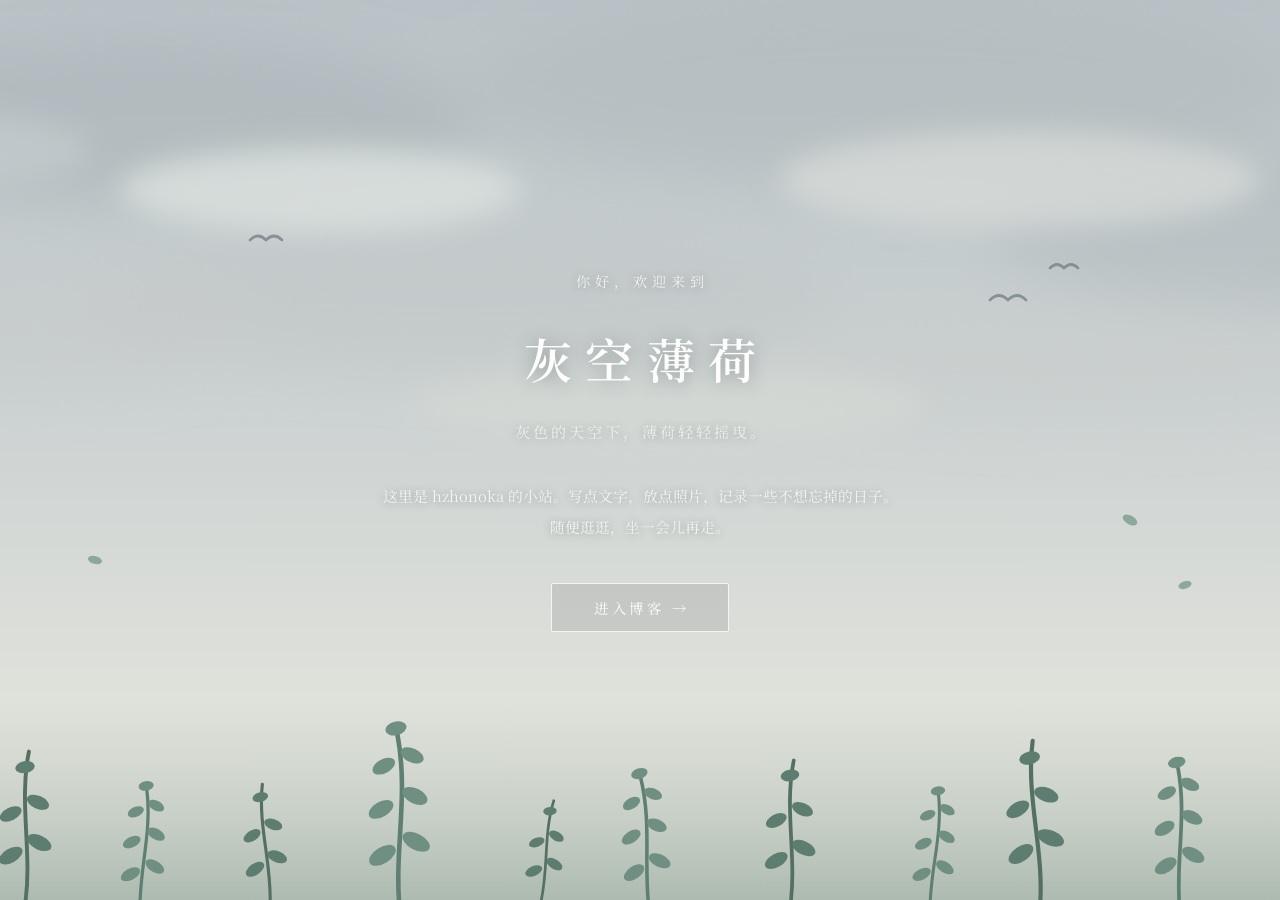
<file: index.html>
<!DOCTYPE html>
<html lang="zh-CN">
<head>
  <meta charset="UTF-8">
  <meta name="viewport" content="width=device-width, initial-scale=1.0">
  <title>灰空薄荷</title>
  <link rel="icon" href="assets/avatar.svg">
  <link rel="stylesheet" href="https://fonts.loli.net/css2?family=Noto+Serif+SC:wght@400;600&display=swap">
  <link rel="stylesheet" href="assets/style.css">
</head>
<body class="landing">
  <main class="landing-hero">
    <div class="landing-inner">
      <p class="landing-hi" id="landing-hi"></p>
      <h1 class="landing-title" id="landing-title"></h1>
      <p class="landing-tagline" id="landing-tagline"></p>
      <p class="landing-welcome" id="landing-welcome"></p>
      <a class="landing-enter" href="moments.html">进入博客 →</a>
    </div>
  </main>

  <script src="data/config.js"></script>
  <script src="assets/main.js"></script>
  <script>
    const cfg = window.SITE_CONFIG || {};
    document.getElementById("landing-hi").textContent = cfg.greeting || "你好，欢迎来到";
    document.getElementById("landing-title").textContent = cfg.siteName || "灰空薄荷";
    document.getElementById("landing-tagline").textContent = cfg.tagline || "";
    document.getElementById("landing-welcome").textContent = cfg.welcome || "";
  </script>
</body>
</html>
</file>
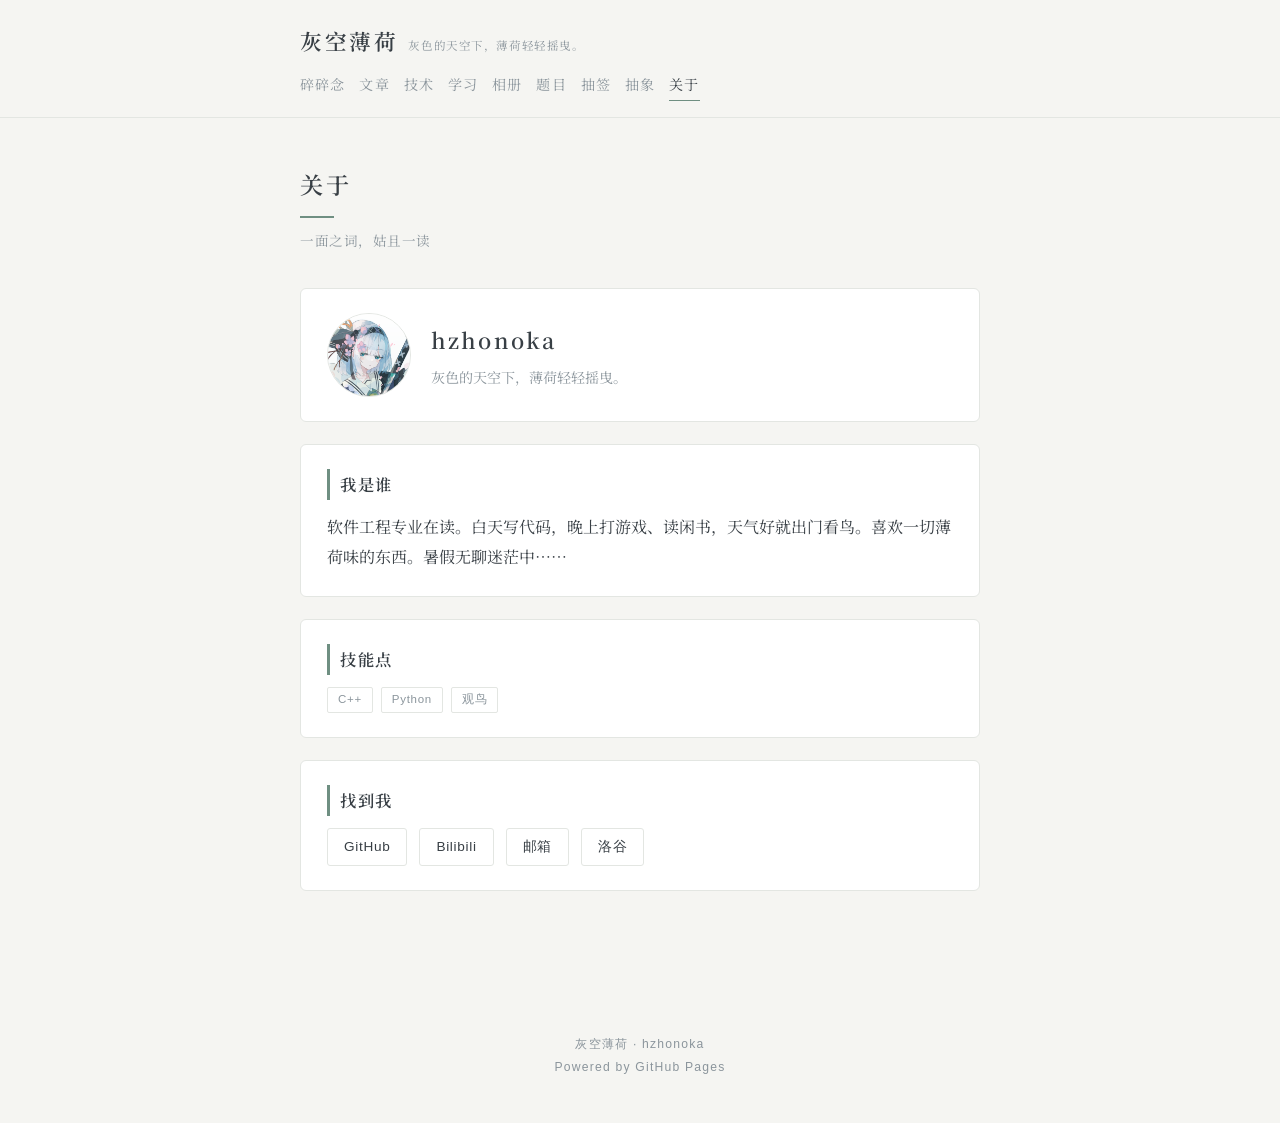
<file: about.html>
<!DOCTYPE html>
<html lang="zh-CN">
<head>
  <meta charset="UTF-8">
  <meta name="viewport" content="width=device-width, initial-scale=1.0">
  <title>灰空薄荷 · 关于我</title>
  <link rel="icon" href="assets/avatar.svg">
  <link rel="stylesheet" href="https://fonts.loli.net/css2?family=Noto+Serif+SC:wght@400;600&display=swap">
  <link rel="stylesheet" href="assets/style.css">
</head>
<body>
  <header class="site-header" id="site-header"></header>

  <main class="container">
    <div class="page-banner">
      <h1>关于</h1>
      <p>一面之词，姑且一读</p>
    </div>

    <!-- 下面的内容全部改成你自己的介绍！ -->
    <div class="card about-hero">
      <img class="avatar" id="about-avatar" src="assets/avatar.svg" alt="avatar">
      <div>
        <h1 id="about-name">hzhonoka</h1>
        <p class="sig">灰色的天空下，薄荷轻轻摇曳。</p>
      </div>
    </div>

    <div class="card about-section">
      <h2>我是谁</h2>
      <p>软件工程专业在读。白天写代码，晚上打游戏、读闲书，天气好就出门看鸟。喜欢一切薄荷味的东西。暑假无聊迷茫中……</p>
    </div>

    <div class="card about-section">
      <h2>技能点</h2>
      <div class="skill-tags">
        <span class="tag">C++</span>
        <span class="tag">Python</span>
        <span class="tag">观鸟</span>
      </div>
    </div>

    <div class="card about-section">
      <h2>找到我</h2>
      <div class="link-list">
        <a class="link-chip" href="https://github.com/hzhonoka" target="_blank">GitHub</a>
        <a class="link-chip" href="https://space.bilibili.com/411190678" target="_blank">Bilibili</a>
        <a class="link-chip" href="mailto:hi@example.com">邮箱</a>
        <a class="link-chip" href="https://www.luogu.com.cn/user/1818783" target="_blank">洛谷</a>
      </div>
    </div>
  </main>

  <footer class="site-footer" id="site-footer"></footer>

  <script src="data/config.js"></script>
  <script src="assets/main.js"></script>
  <script>
    renderHeader("about");
    renderFooter();
    document.getElementById("about-avatar").src = window.SITE_CONFIG.avatar;
    document.getElementById("about-name").textContent = window.SITE_CONFIG.nickname;
  </script>
</body>
</html>
</file>
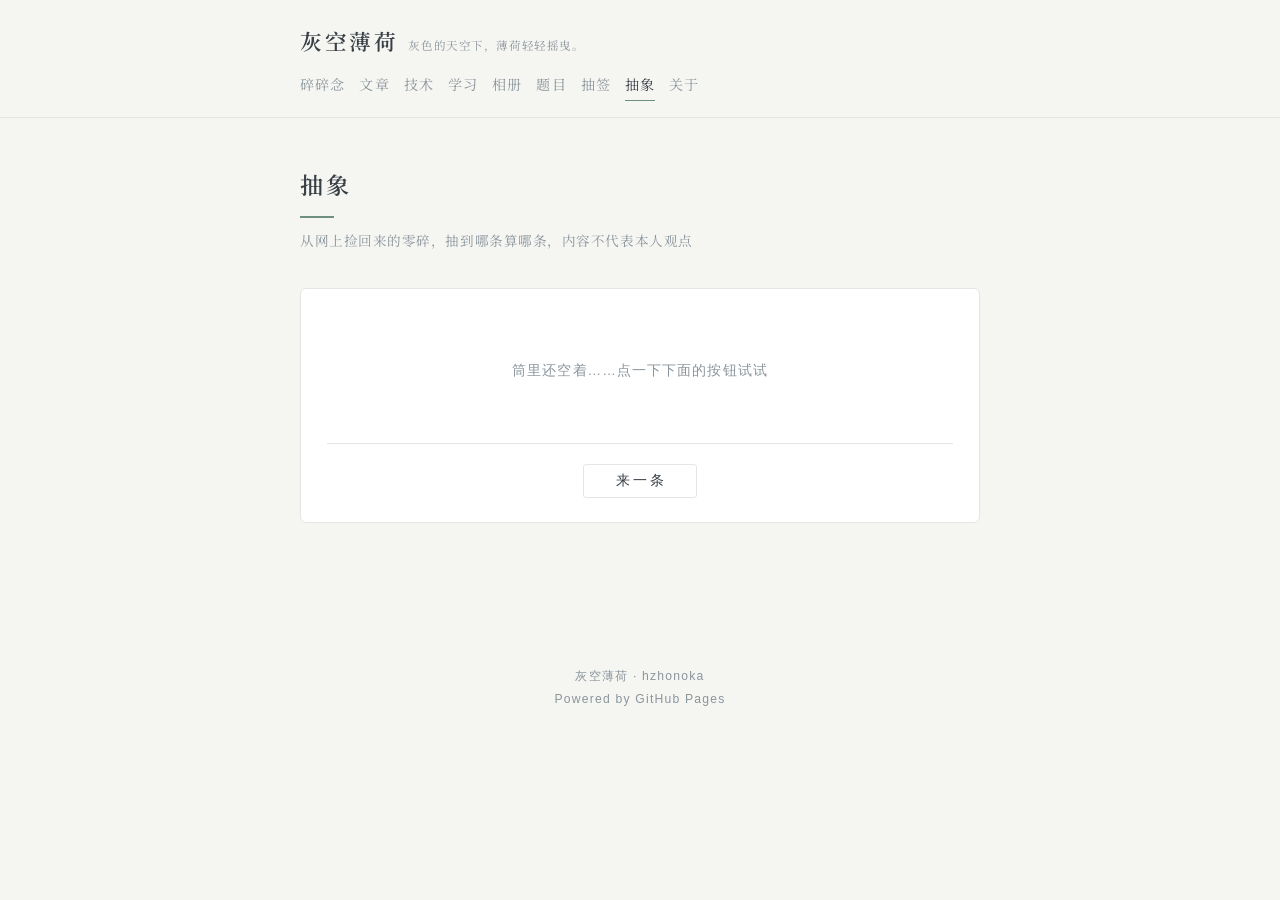
<file: abstract.html>
<!DOCTYPE html>
<html lang="zh-CN">
<head>
  <meta charset="UTF-8">
  <meta name="viewport" content="width=device-width, initial-scale=1.0">
  <title>灰空薄荷 · 抽象</title>
  <link rel="icon" href="assets/avatar.svg">
  <link rel="stylesheet" href="https://fonts.loli.net/css2?family=Noto+Serif+SC:wght@400;600&display=swap">
  <link rel="stylesheet" href="assets/style.css">
</head>
<body>
  <header class="site-header" id="site-header"></header>

  <main class="container">
    <div class="page-banner">
      <h1>抽象</h1>
      <p>从网上捡回来的零碎，抽到哪条算哪条，内容不代表本人观点</p>
    </div>

    <div class="card draw-card">
      <div class="draw-stage" id="draw-stage">
        <p class="draw-hint">筒里还空着……点一下下面的按钮试试</p>
      </div>
      <div class="draw-actions">
        <button class="draw-btn" id="draw-btn">来一条</button>
      </div>
    </div>
  </main>

  <footer class="site-footer" id="site-footer"></footer>

  <script src="data/config.js"></script>
  <script src="data/abstract.js"></script>
  <script src="assets/main.js"></script>
  <script>
    renderHeader("abstract");
    renderFooter();
    initRandomDraw(
      document.getElementById("draw-btn"),
      document.getElementById("draw-stage"),
      window.ABSTRACT_LINES || [],
      "这里还空着。去 data/abstract.js 里贴几条吧。"
    );
  </script>
</body>
</html>
</file>
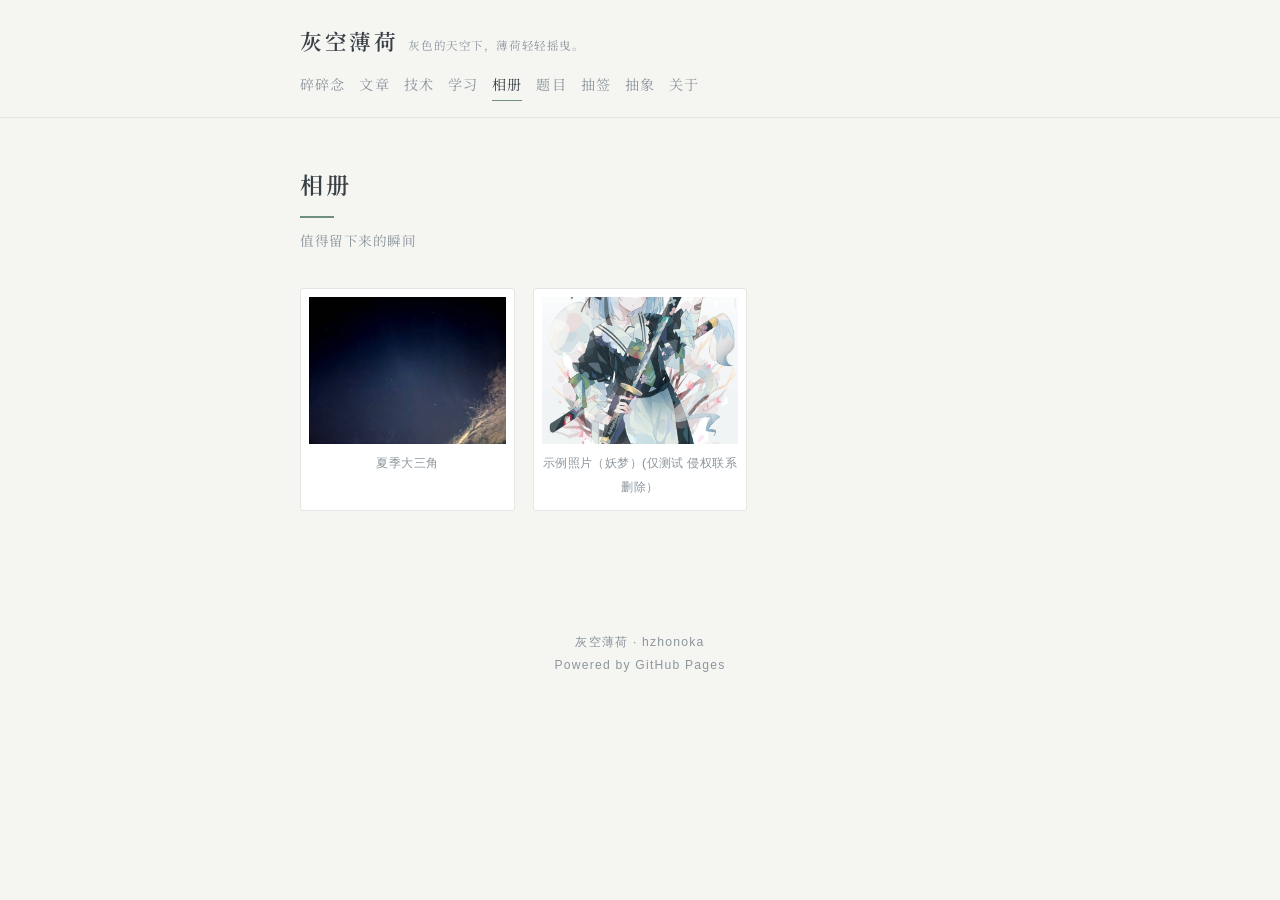
<file: album.html>
<!DOCTYPE html>
<html lang="zh-CN">
<head>
  <meta charset="UTF-8">
  <meta name="viewport" content="width=device-width, initial-scale=1.0">
  <title>灰空薄荷 · 相册</title>
  <link rel="icon" href="assets/avatar.svg">
  <link rel="stylesheet" href="https://fonts.loli.net/css2?family=Noto+Serif+SC:wght@400;600&display=swap">
  <link rel="stylesheet" href="assets/style.css">
</head>
<body>
  <header class="site-header" id="site-header"></header>

  <main class="container">
    <div class="page-banner">
      <h1>相册</h1>
      <p>值得留下来的瞬间</p>
    </div>
    <div class="album-grid" id="album-grid"></div>
  </main>

  <div class="lightbox" id="lightbox"><img id="lightbox-img" alt=""></div>

  <footer class="site-footer" id="site-footer"></footer>

  <script src="data/config.js"></script>
  <script src="data/photos.js"></script>
  <script src="assets/main.js"></script>
  <script>
    renderHeader("album");
    renderFooter();

    const grid = document.getElementById("album-grid");
    const lightbox = document.getElementById("lightbox");
    const lightboxImg = document.getElementById("lightbox-img");

    window.PHOTOS.forEach(function (ph) {
      const div = document.createElement("div");
      div.className = "photo-card";
      div.innerHTML = `<img src="${ph.src}" alt="${ph.caption || ""}" loading="lazy">` +
        (ph.caption ? `<div class="caption">${ph.caption}</div>` : "");
      div.addEventListener("click", function () {
        lightboxImg.src = ph.src;
        lightbox.classList.add("show");
      });
      grid.appendChild(div);
    });

    lightbox.addEventListener("click", () => lightbox.classList.remove("show"));
  </script>
</body>
</html>
</file>
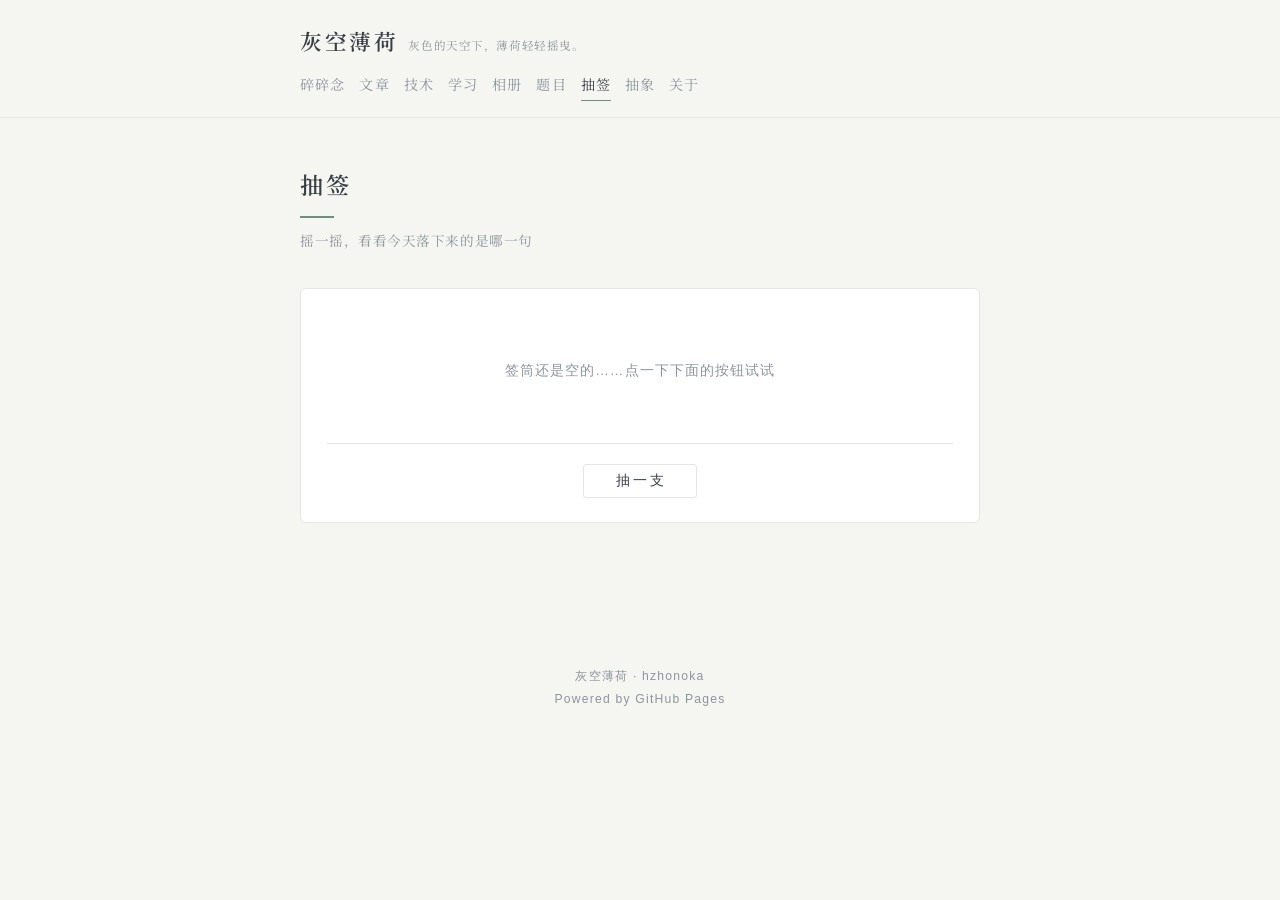
<file: draw.html>
<!DOCTYPE html>
<html lang="zh-CN">
<head>
  <meta charset="UTF-8">
  <meta name="viewport" content="width=device-width, initial-scale=1.0">
  <title>灰空薄荷 · 抽签</title>
  <link rel="icon" href="assets/avatar.svg">
  <link rel="stylesheet" href="https://fonts.loli.net/css2?family=Noto+Serif+SC:wght@400;600&display=swap">
  <link rel="stylesheet" href="assets/style.css">
</head>
<body>
  <header class="site-header" id="site-header"></header>

  <main class="container">
    <div class="page-banner">
      <h1>抽签</h1>
      <p>摇一摇，看看今天落下来的是哪一句</p>
    </div>

    <div class="card draw-card">
      <div class="draw-stage" id="draw-stage">
        <p class="draw-hint">签筒还是空的……点一下下面的按钮试试</p>
      </div>
      <div class="draw-actions">
        <button class="draw-btn" id="draw-btn">抽一支</button>
      </div>
    </div>
  </main>

  <footer class="site-footer" id="site-footer"></footer>

  <script src="data/config.js"></script>
  <script src="data/draw.js"></script>
  <script src="assets/main.js"></script>
  <script>
    renderHeader("draw");
    renderFooter();
    initRandomDraw(
      document.getElementById("draw-btn"),
      document.getElementById("draw-stage"),
      window.DRAW_LINES || [],
      "签筒是空的。去 data/draw.js 里写几句吧。"
    );
  </script>
</body>
</html>
</file>
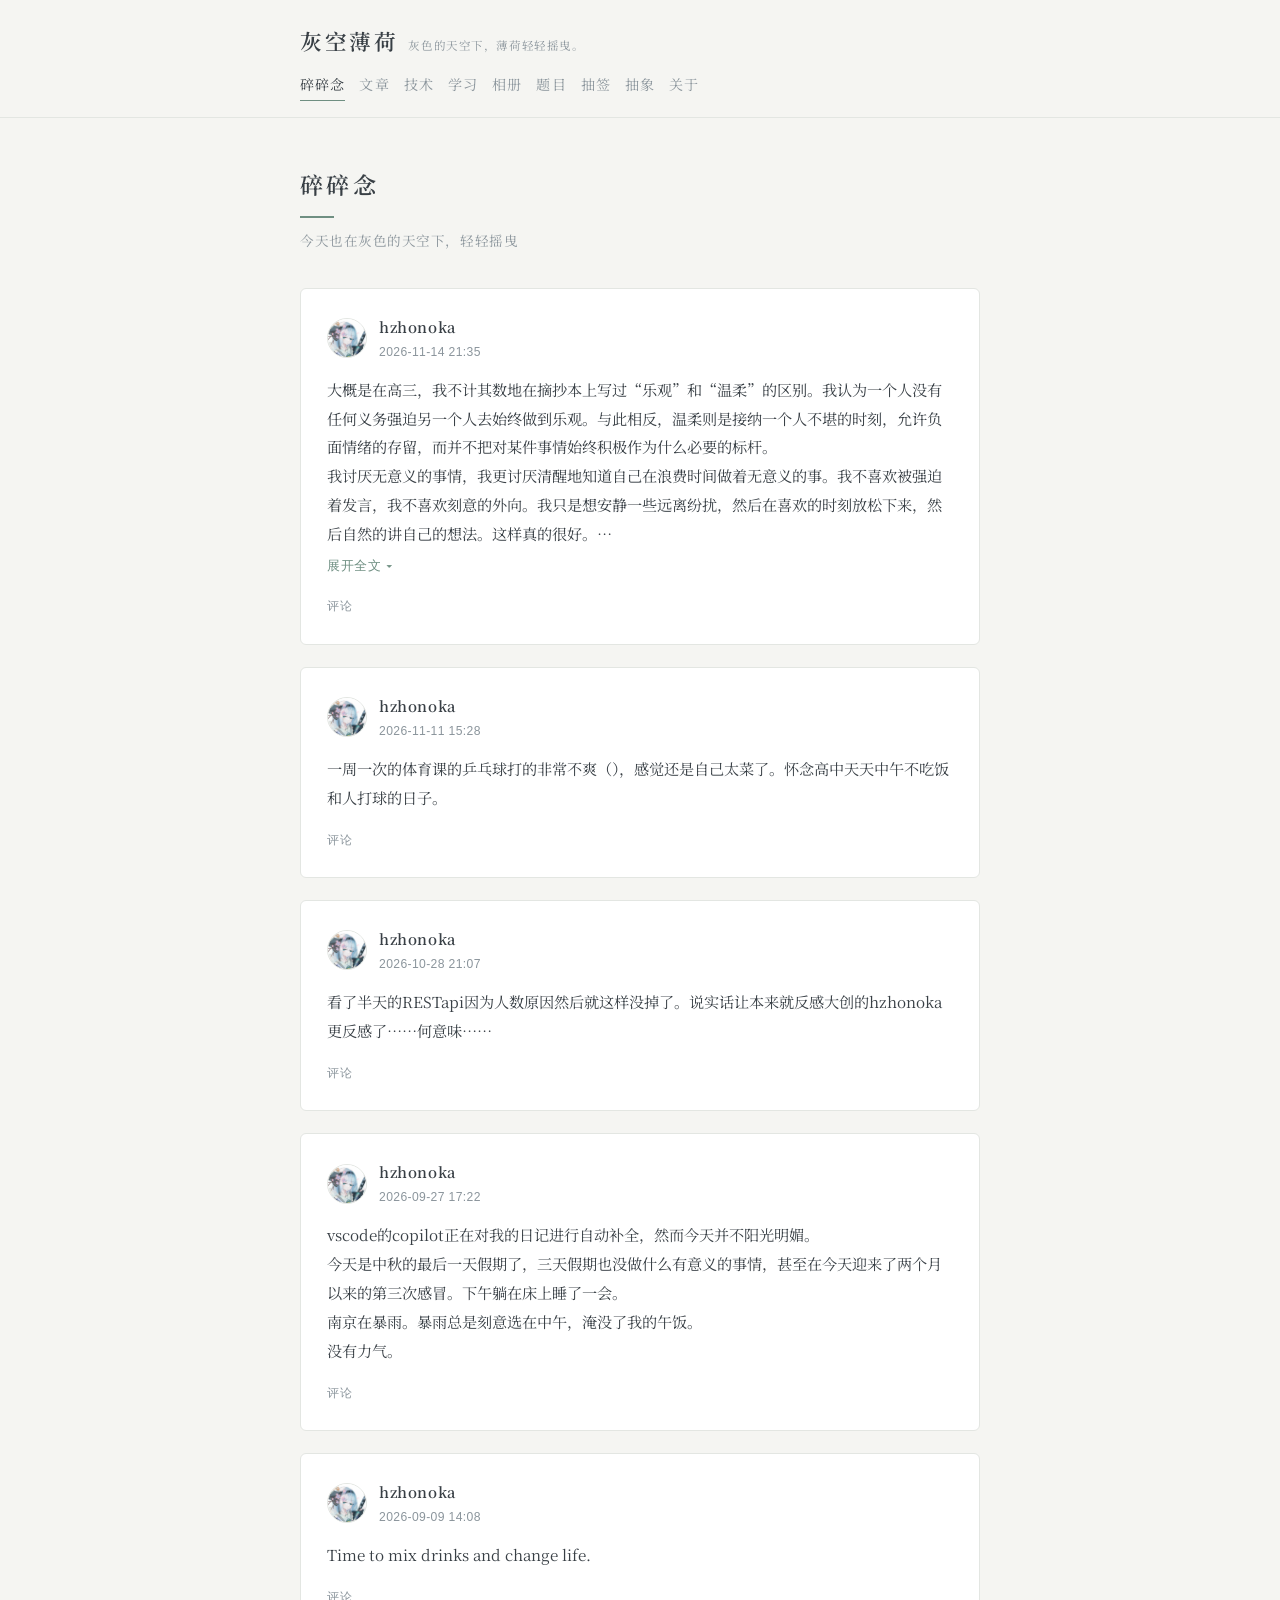
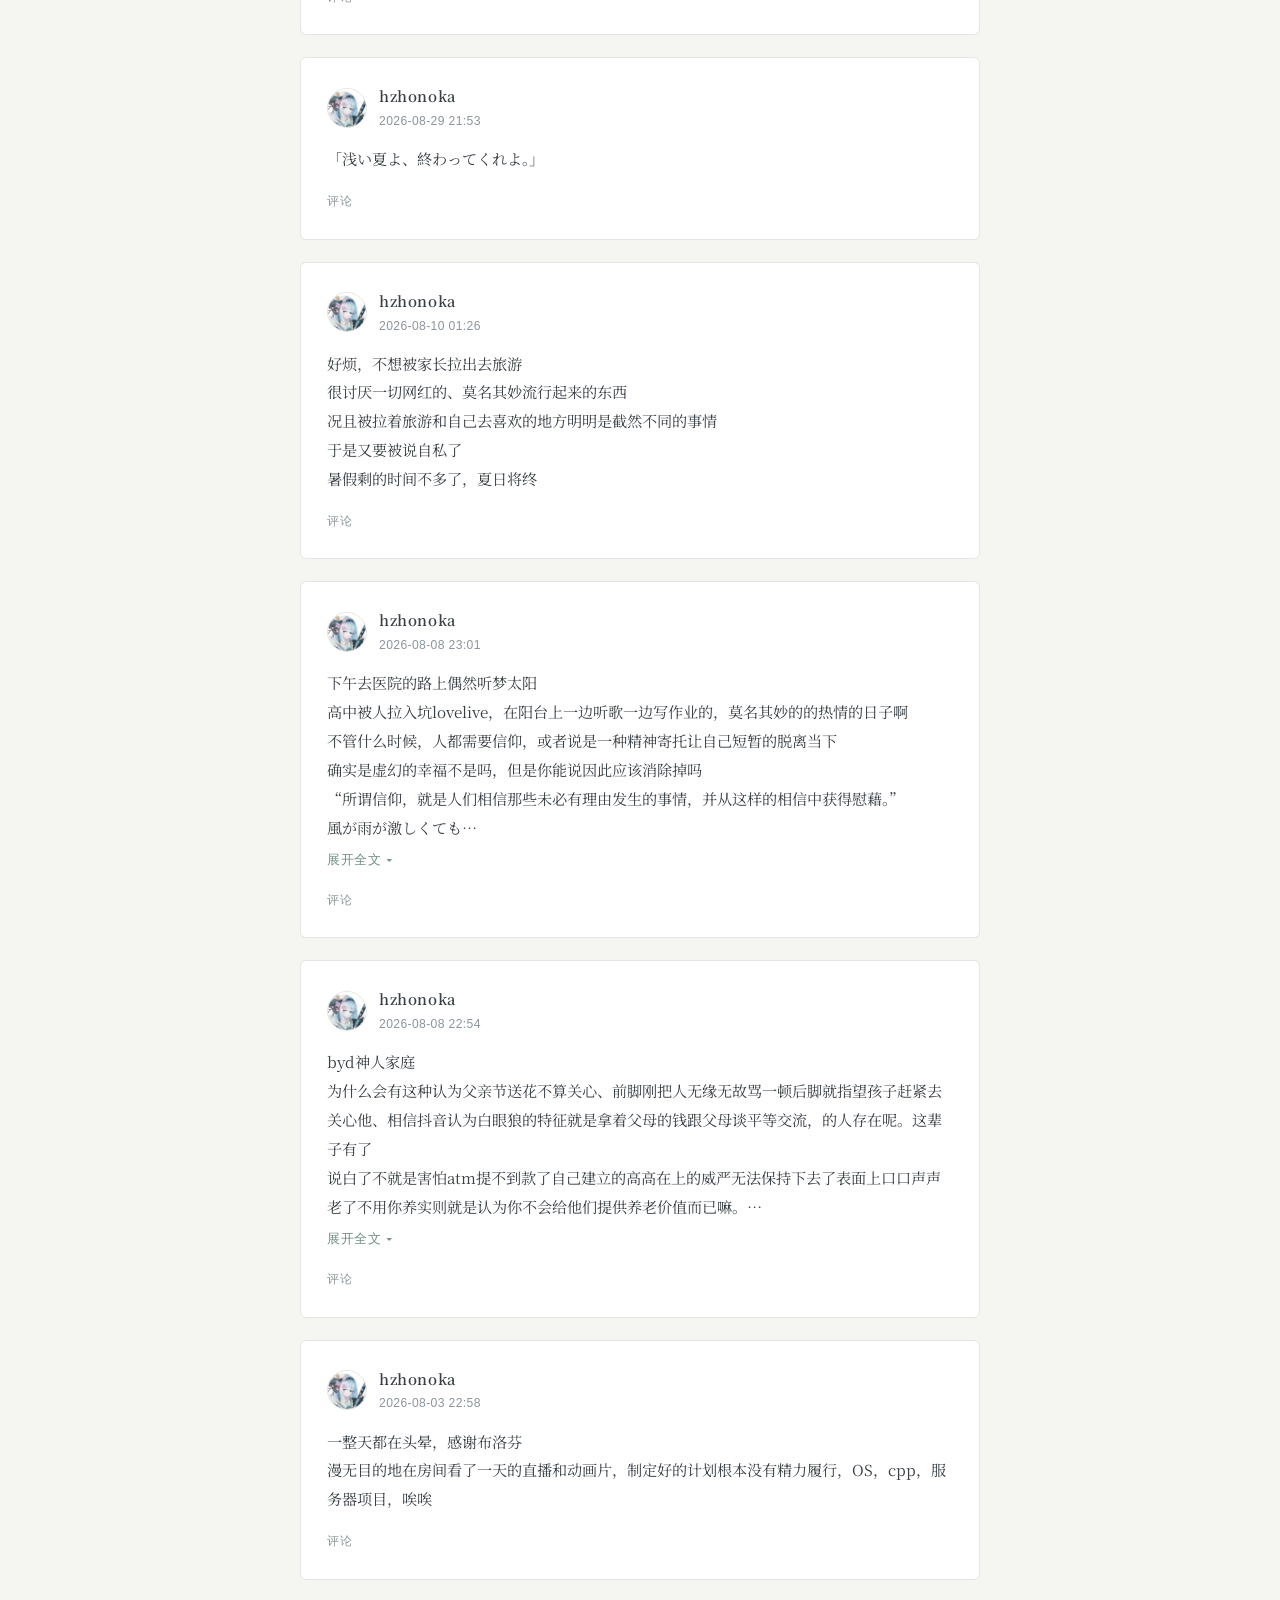
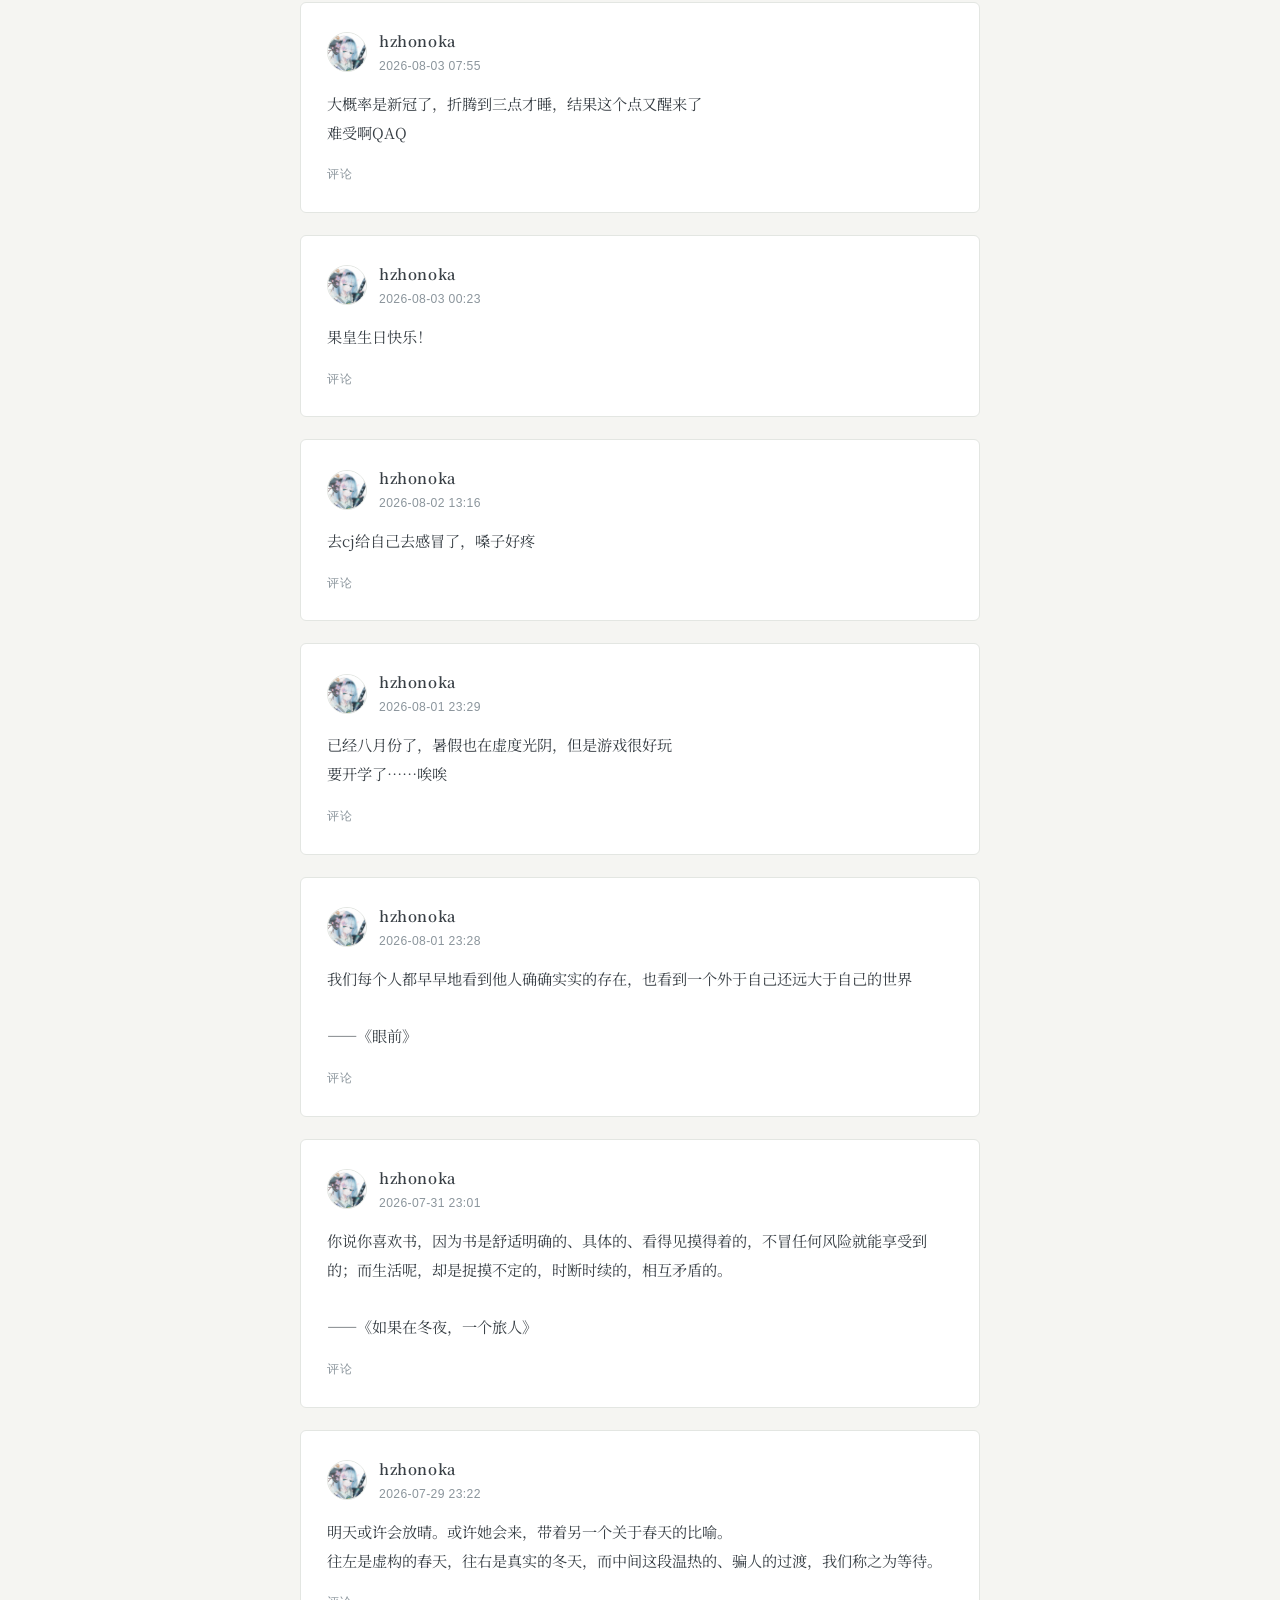
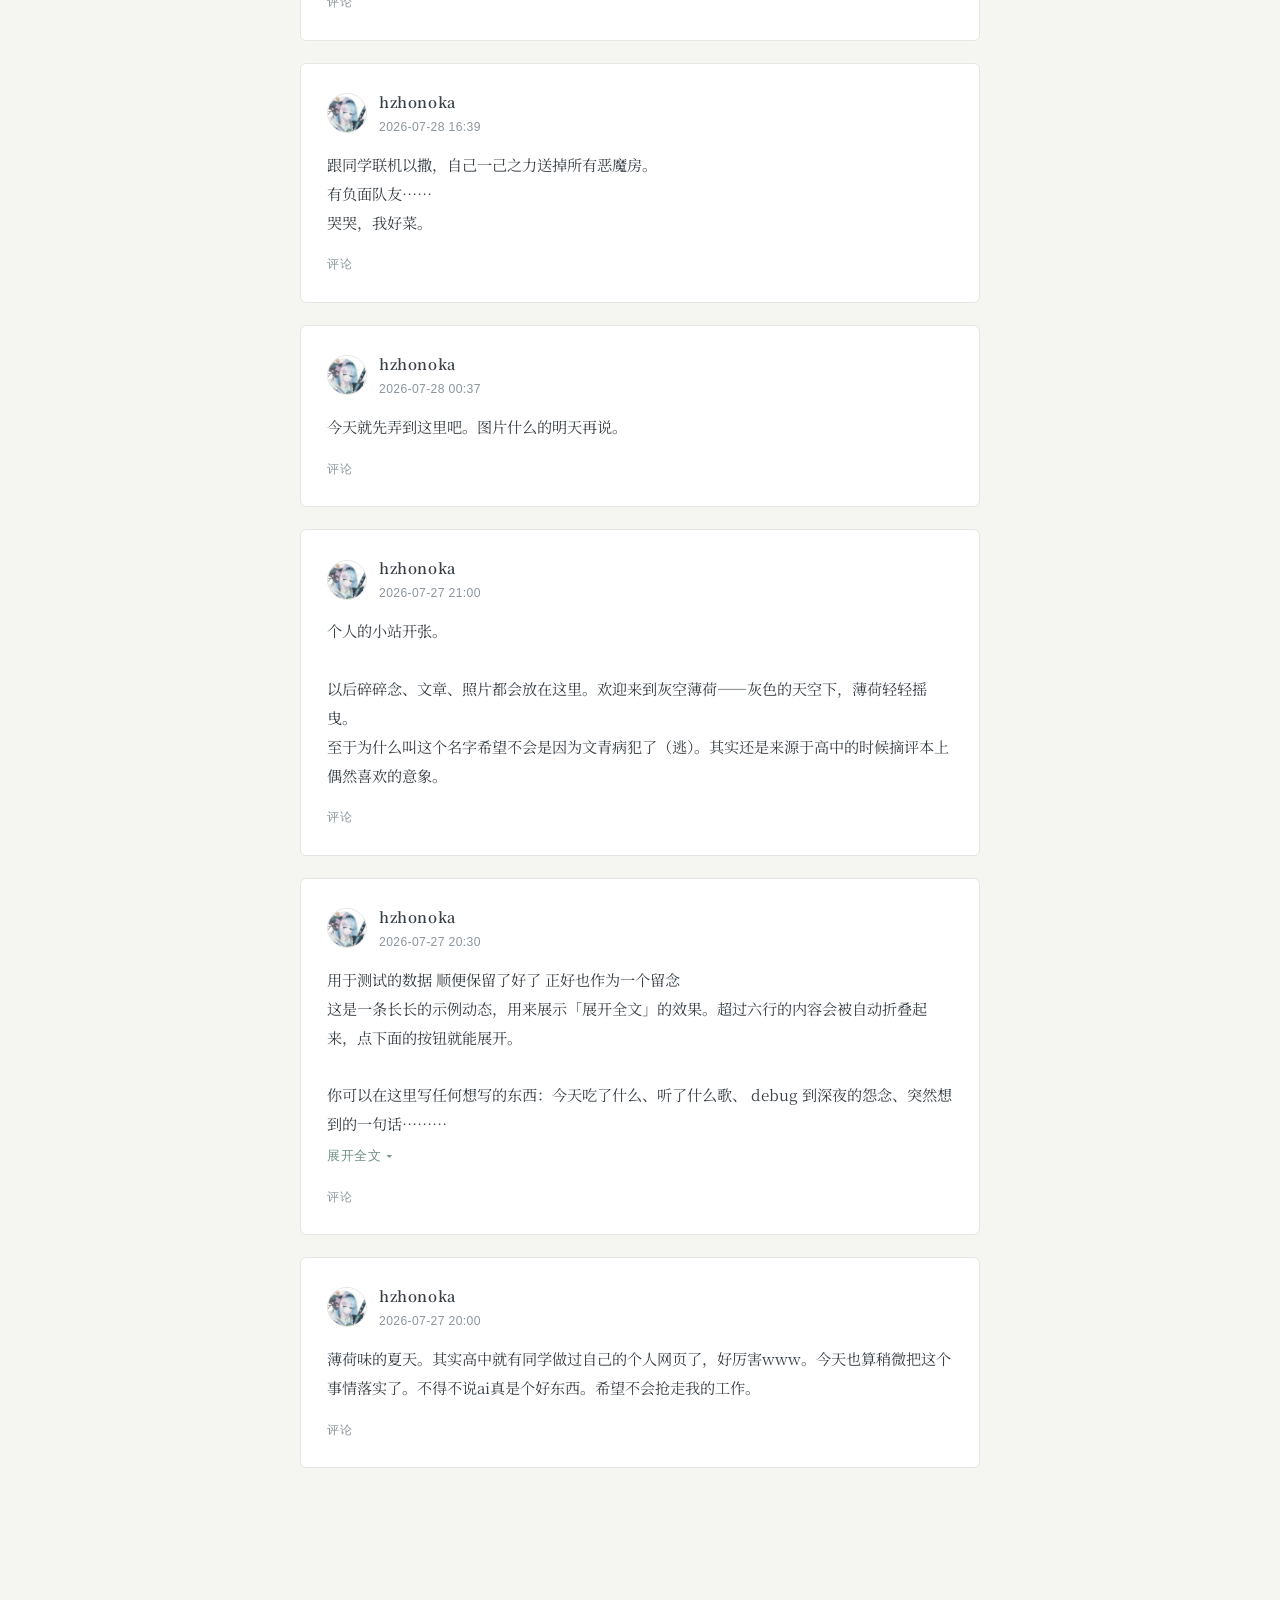
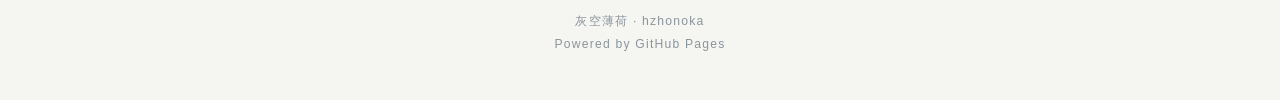
<file: moments.html>
<!DOCTYPE html>
<html lang="zh-CN">
<head>
  <meta charset="UTF-8">
  <meta name="viewport" content="width=device-width, initial-scale=1.0">
  <title>灰空薄荷 · 碎碎念</title>
  <link rel="icon" href="assets/avatar.svg">
  <link rel="stylesheet" href="https://fonts.loli.net/css2?family=Noto+Serif+SC:wght@400;600&display=swap">
  <link rel="stylesheet" href="assets/style.css">
</head>
<body>
  <header class="site-header" id="site-header"></header>

  <main class="container">
    <div class="page-banner">
      <h1>碎碎念</h1>
      <p>今天也在灰色的天空下，轻轻摇曳</p>
    </div>
    <div id="timeline"></div>
  </main>

  <footer class="site-footer" id="site-footer"></footer>

  <script src="data/config.js"></script>
  <script src="data/moments.js"></script>
  <script src="assets/main.js"></script>
  <script>
    renderHeader("moments");
    renderFooter();

    const cfg = window.SITE_CONFIG;
    const timeline = document.getElementById("timeline");

    function escapeHtml(s) {
      return s.replace(/&/g, "&amp;").replace(/</g, "&lt;").replace(/>/g, "&gt;");
    }

    window.MOMENTS.forEach(function (m) {
      const card = document.createElement("article");
      card.className = "card";
      const long = m.text.length > 180 || m.text.split("\n").length > 6;
      card.innerHTML =
        '<div class="moment-head">' +
          '<img class="avatar" src="' + cfg.avatar + '" alt="avatar">' +
          '<div class="moment-meta">' +
            '<div class="name">' + escapeHtml(cfg.nickname) + "</div>" +
            '<div class="time">' + m.time + "</div>" +
          "</div>" +
        "</div>" +
        '<div class="moment-body' + (long ? " clamped" : "") + '">' + escapeHtml(m.text) + "</div>" +
        (long ? '<button class="expand-btn">展开全文 ▾</button>' : "") +
        '<div class="moment-foot">' +
          '<button class="comment-toggle">评论</button>' +
        "</div>" +
        '<div class="comment-box" style="display:none;"></div>';

      const btn = card.querySelector(".expand-btn");
      if (btn) {
        btn.addEventListener("click", function () {
          const body = card.querySelector(".moment-body");
          const clamped = body.classList.toggle("clamped");
          btn.textContent = clamped ? "展开全文 ▾" : "收起 ▴";
        });
      }

      const toggle = card.querySelector(".comment-toggle");
      const box = card.querySelector(".comment-box");
      toggle.addEventListener("click", function () {
        const show = box.style.display === "none";
        box.style.display = show ? "block" : "none";
        toggle.textContent = show ? "收起评论" : "评论";
        if (show && !box.dataset.loaded) {
          box.dataset.loaded = "1";
          loadGiscus(box, "moment-" + m.id);
        }
      });

      timeline.appendChild(card);
    });
  </script>
</body>
</html>
</file>
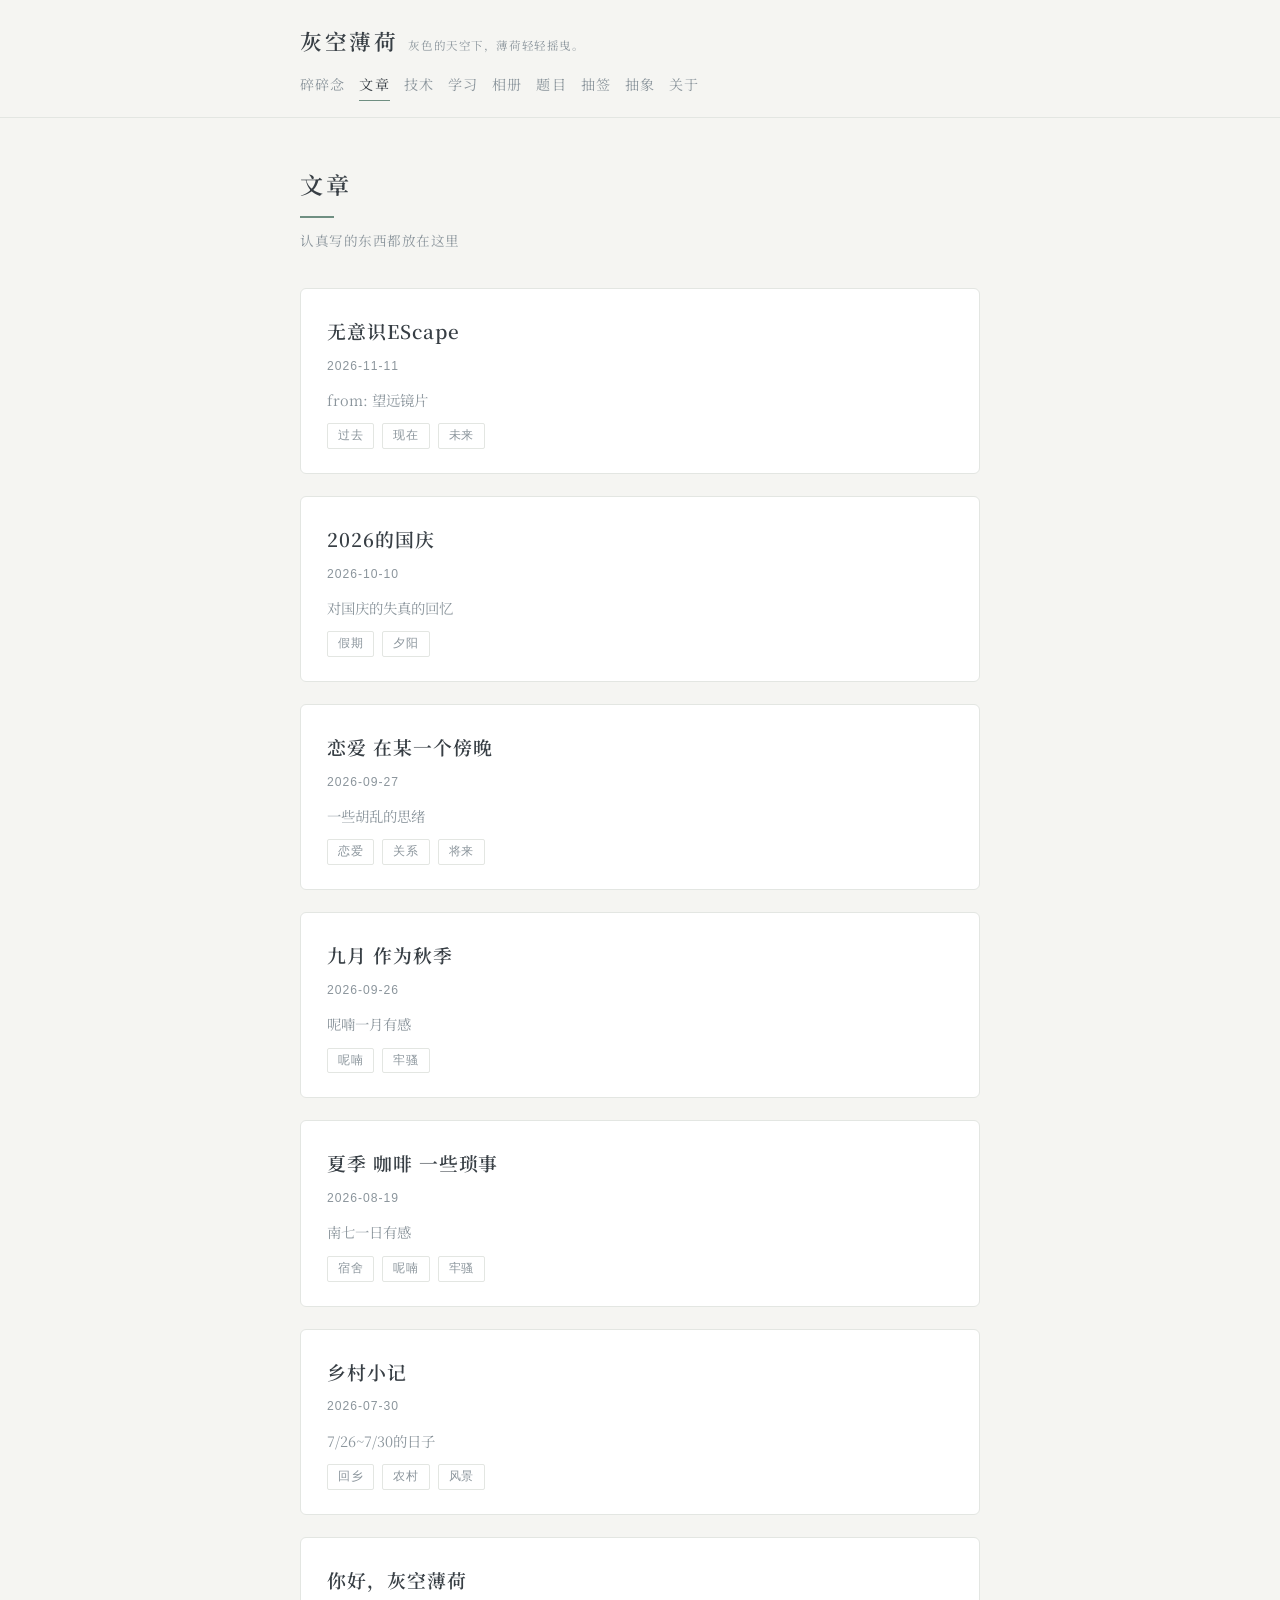
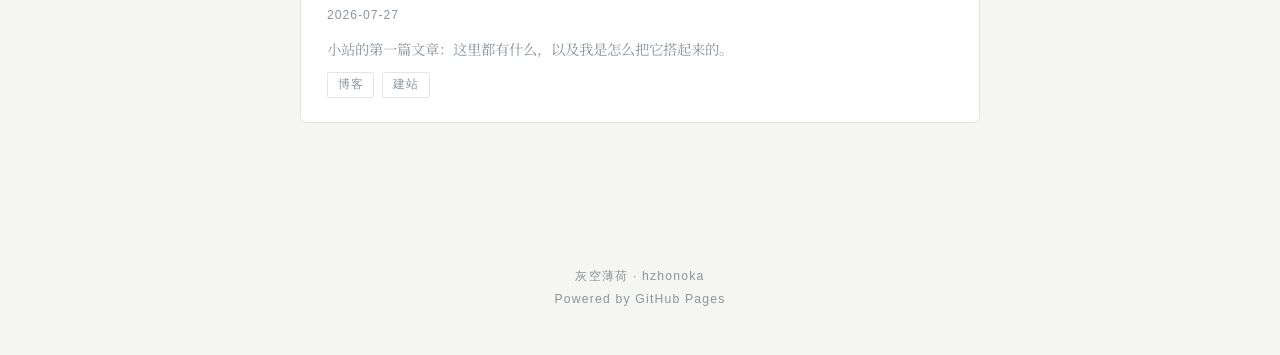
<file: posts.html>
<!DOCTYPE html>
<html lang="zh-CN">
<head>
  <meta charset="UTF-8">
  <meta name="viewport" content="width=device-width, initial-scale=1.0">
  <title>灰空薄荷 · 文章</title>
  <link rel="icon" href="assets/avatar.svg">
  <link rel="stylesheet" href="https://fonts.loli.net/css2?family=Noto+Serif+SC:wght@400;600&display=swap">
  <link rel="stylesheet" href="assets/style.css">
</head>
<body>
  <header class="site-header" id="site-header"></header>

  <main class="container">
    <div class="page-banner">
      <h1>文章</h1>
      <p>认真写的东西都放在这里</p>
    </div>
    <div id="post-list"></div>
  </main>

  <footer class="site-footer" id="site-footer"></footer>

  <script src="data/config.js"></script>
  <script src="data/posts.js"></script>
  <script src="assets/main.js"></script>
  <script>
    renderHeader("posts");
    renderFooter();
    renderPostCards(document.getElementById("post-list"), window.POSTS);
  </script>
</body>
</html>
</file>
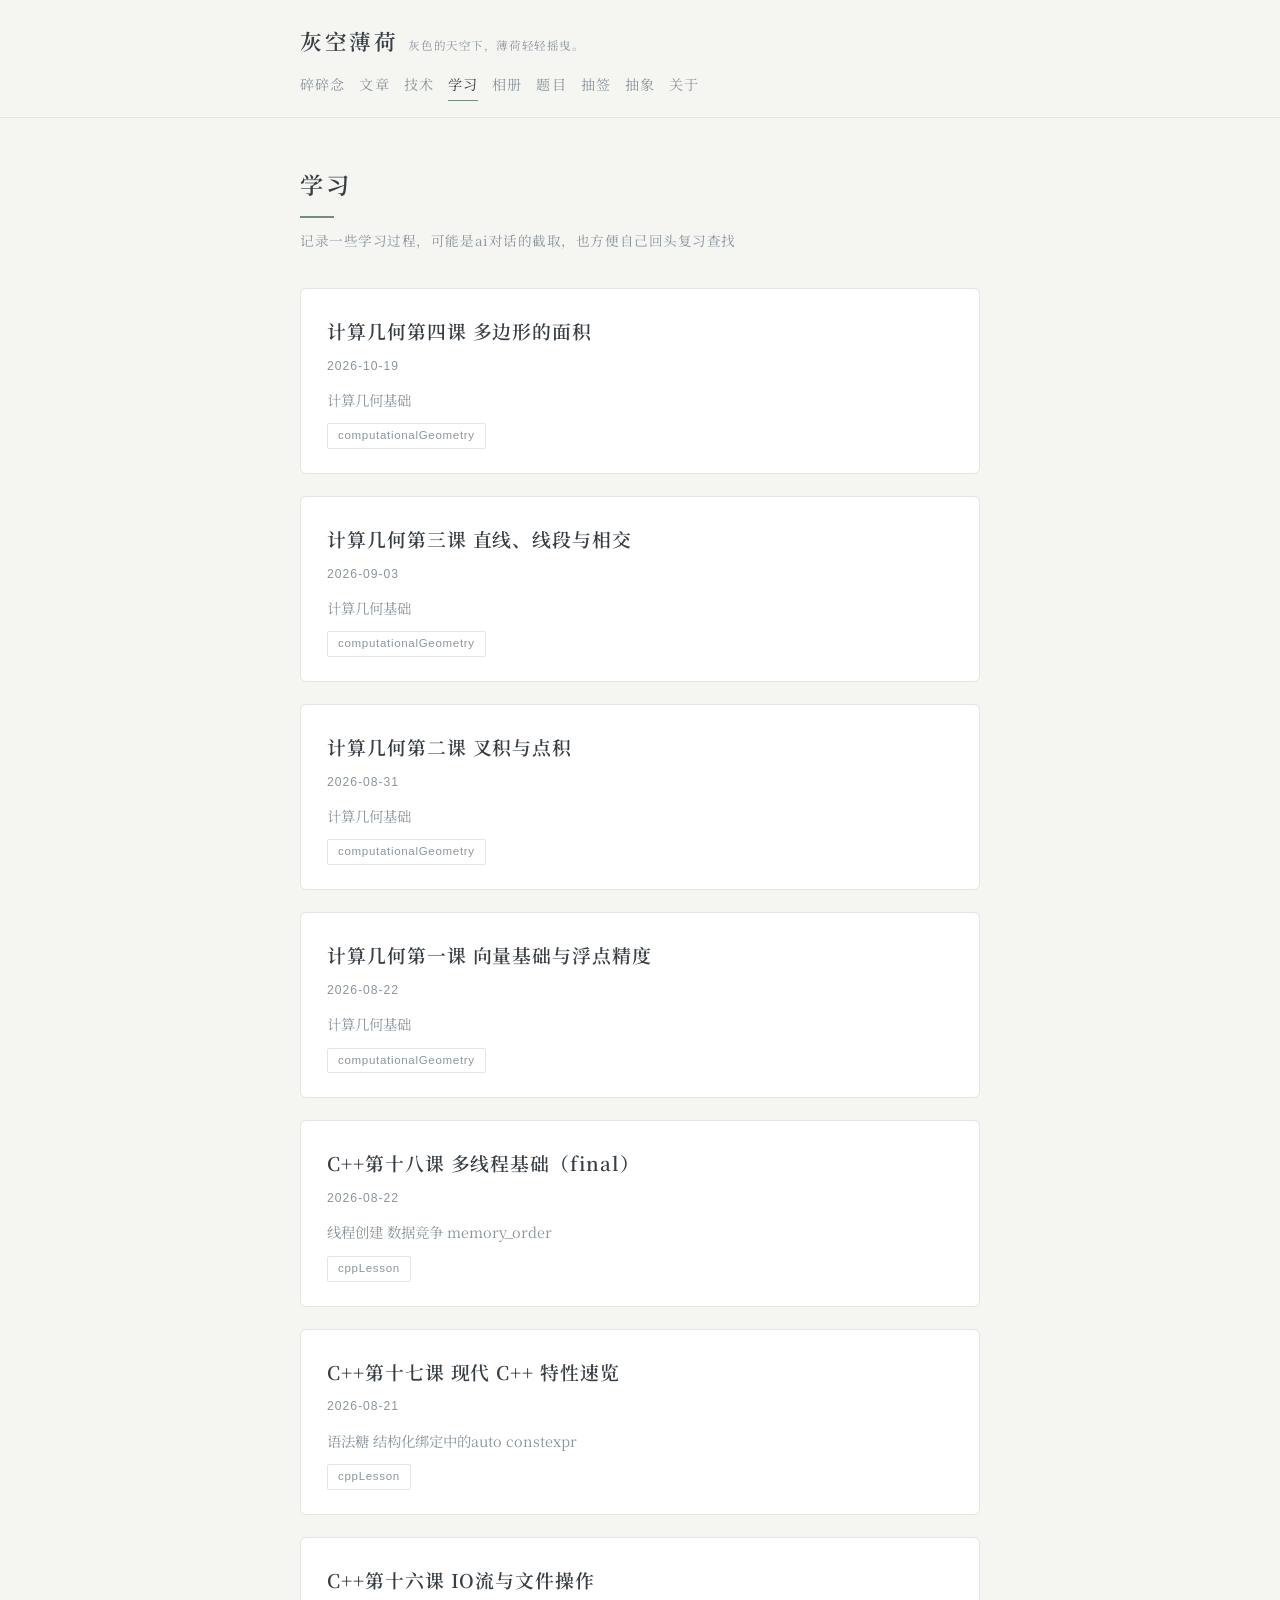
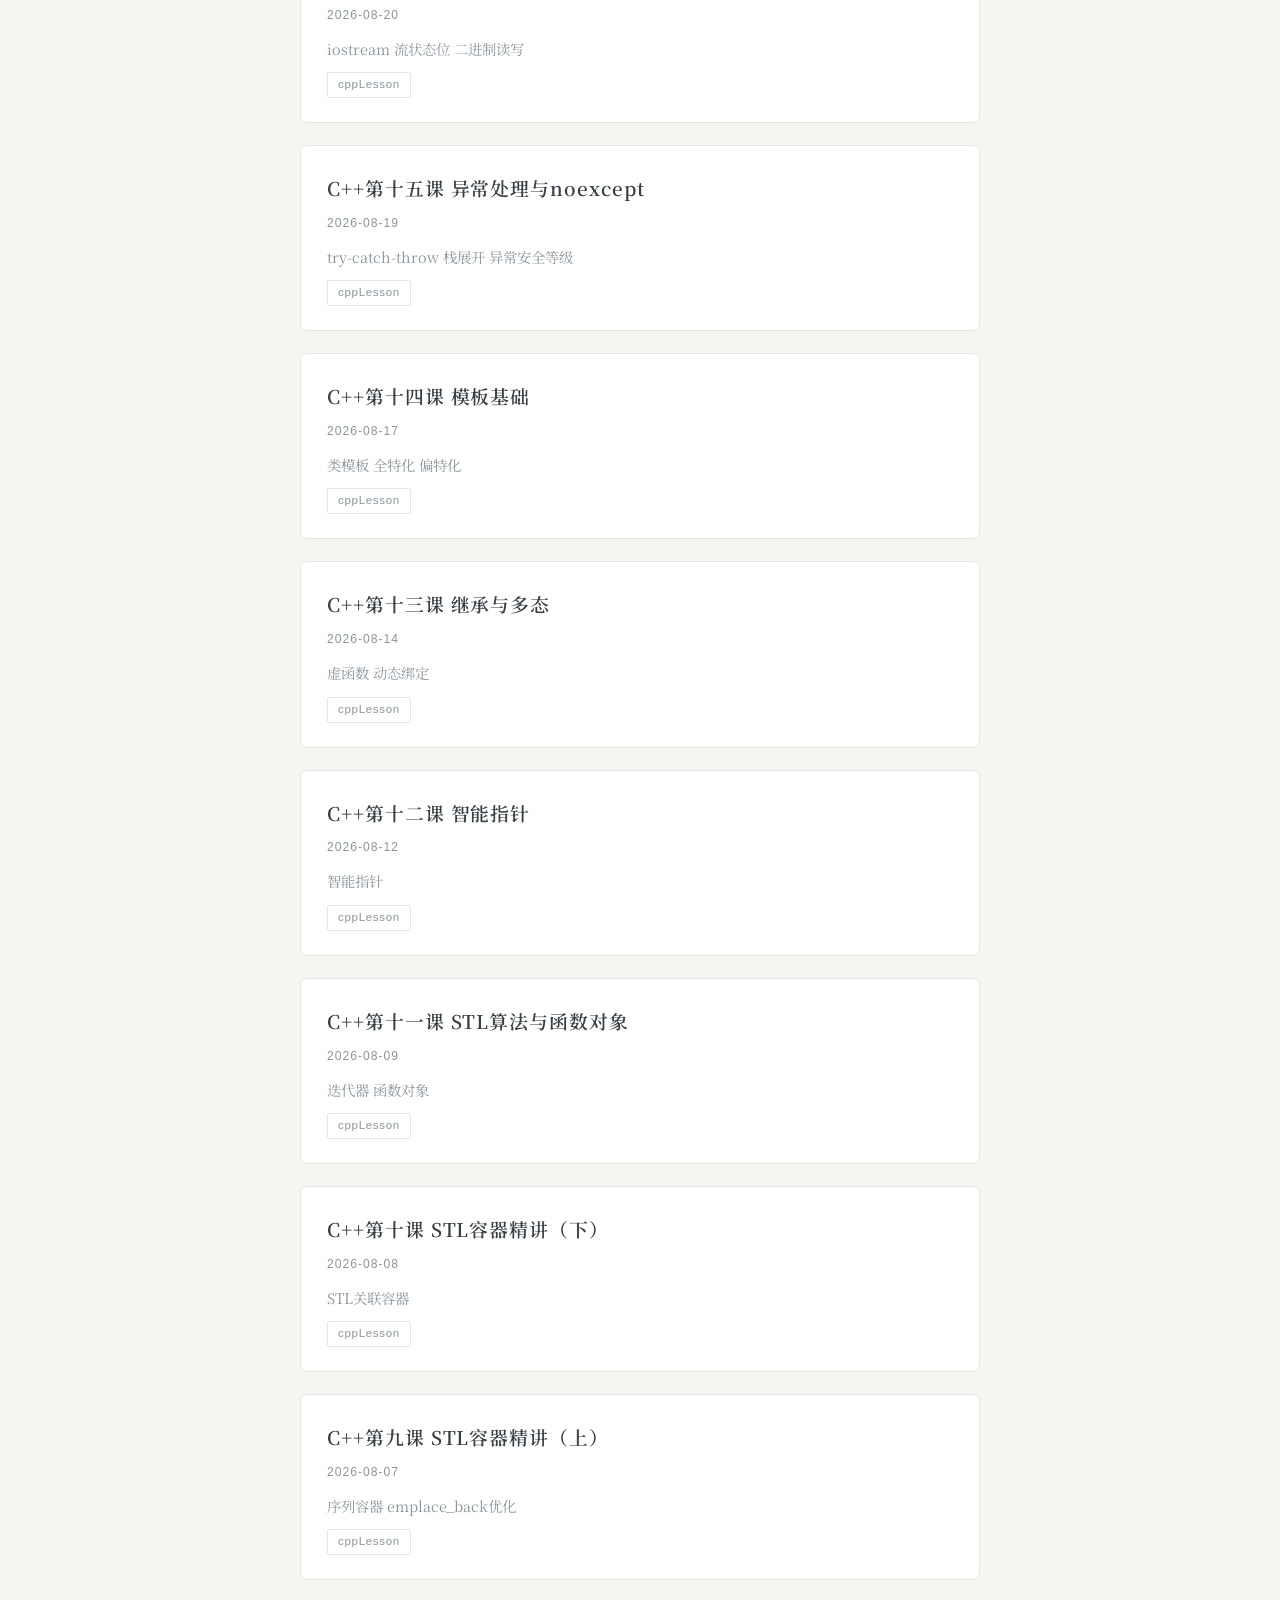
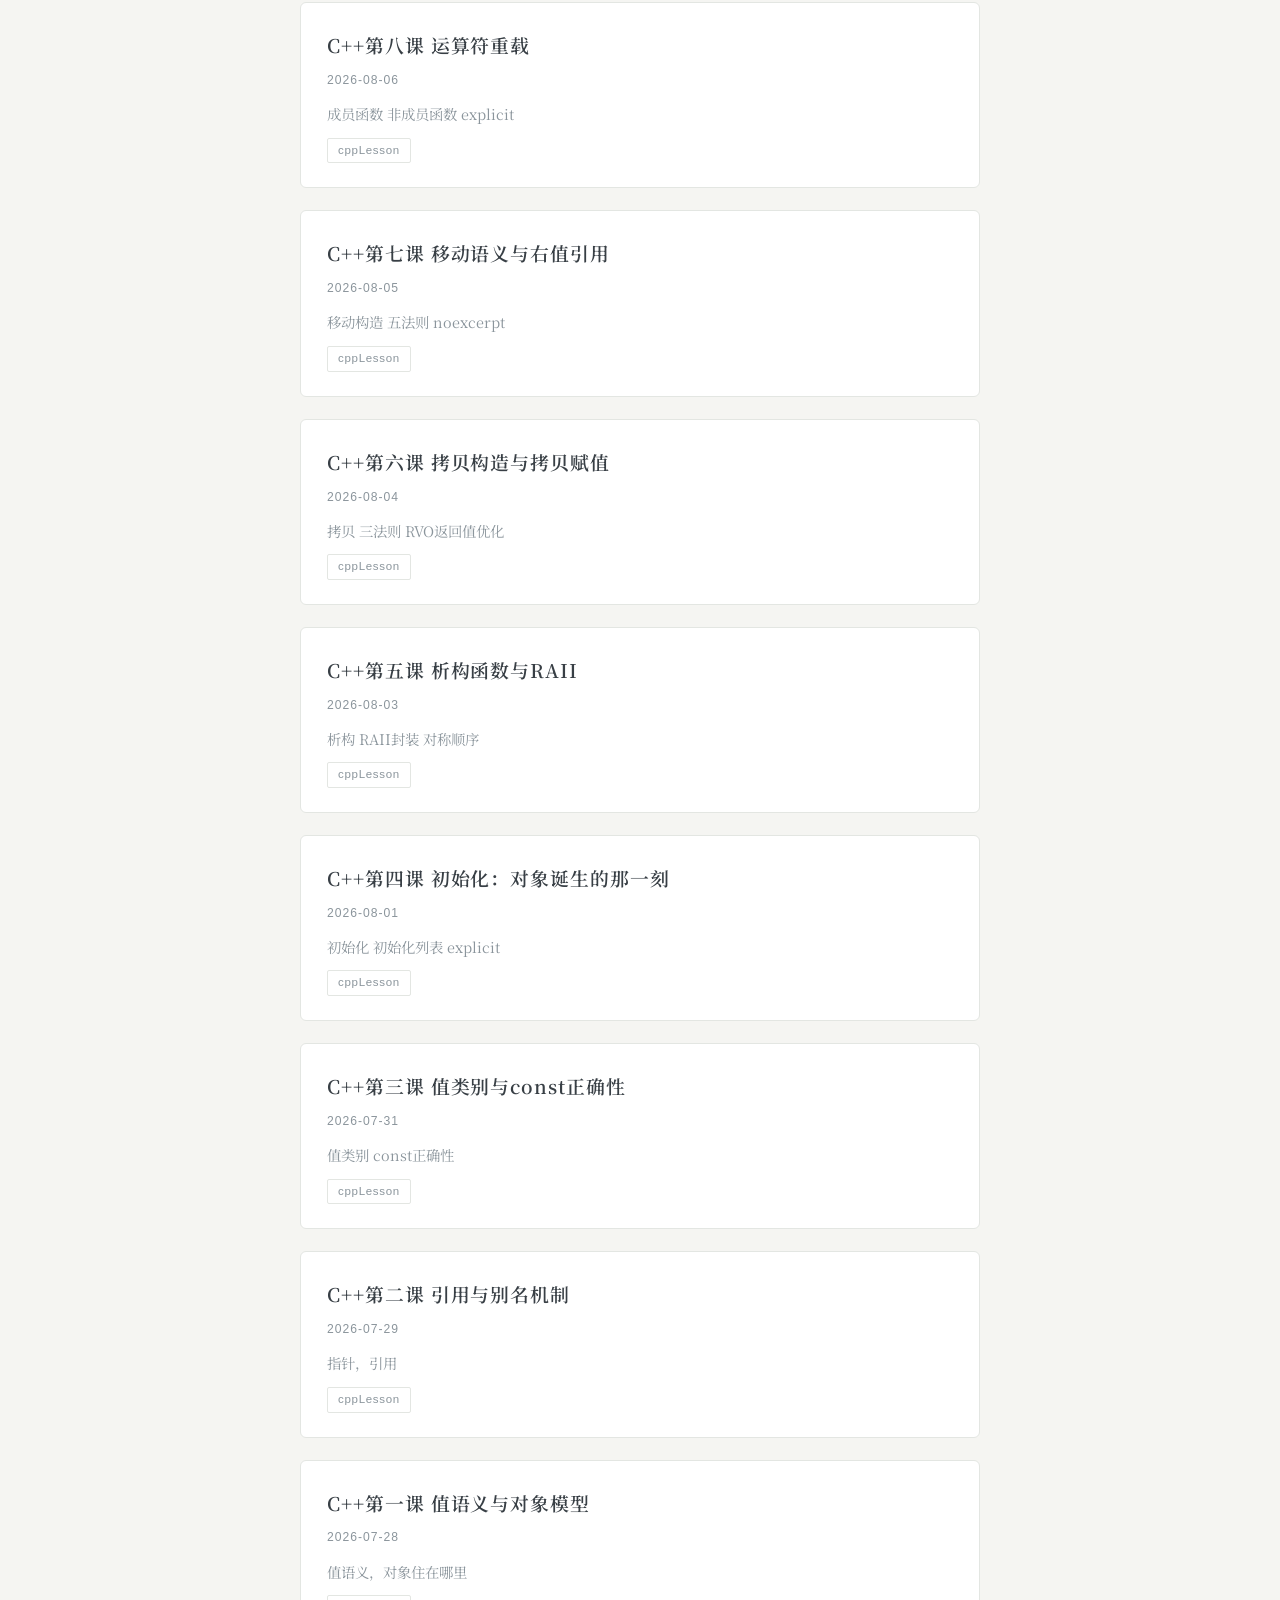
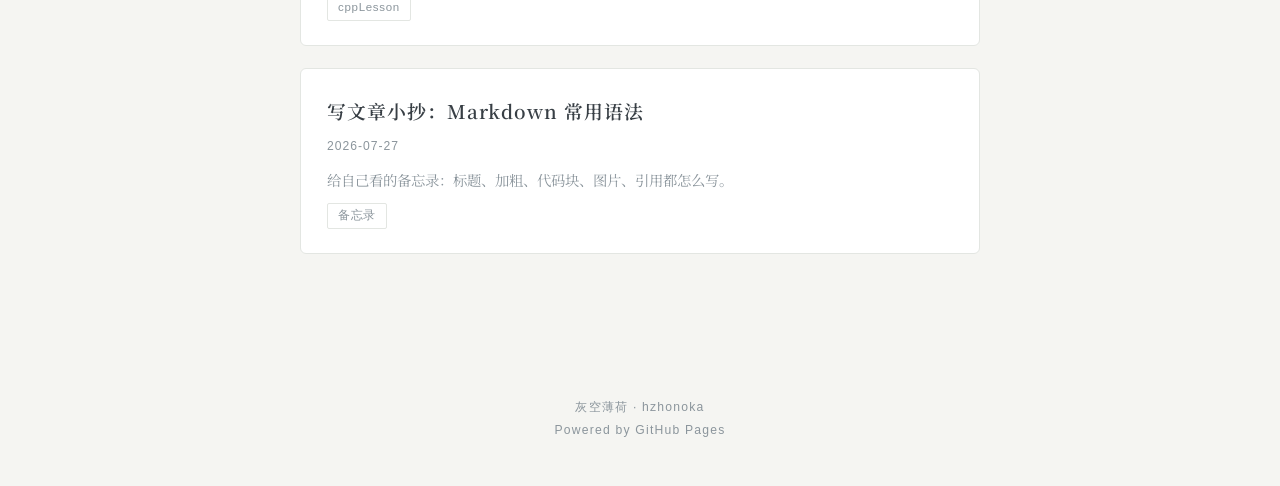
<file: study.html>
<!DOCTYPE html>
<html lang="zh-CN">
<head>
  <meta charset="UTF-8">
  <meta name="viewport" content="width=device-width, initial-scale=1.0">
  <title>灰空薄荷 · 学习</title>
  <link rel="icon" href="assets/avatar.svg">
  <link rel="stylesheet" href="https://fonts.loli.net/css2?family=Noto+Serif+SC:wght@400;600&display=swap">
  <link rel="stylesheet" href="assets/style.css">
</head>
<body>
  <header class="site-header" id="site-header"></header>

  <main class="container">
    <div class="page-banner">
      <h1>学习</h1>
      <p>记录一些学习过程，可能是ai对话的截取，也方便自己回头复习查找</p>
    </div>
    <div id="post-list"></div>
  </main>

  <footer class="site-footer" id="site-footer"></footer>

  <script src="data/config.js"></script>
  <script src="data/study.js"></script>
  <script src="assets/main.js"></script>
  <script>
    renderHeader("study");
    renderFooter();
    renderPostCards(document.getElementById("post-list"), window.STUDY_POSTS);
  </script>
</body>
</html>
</file>
<file: assets/style.css>
/* ============ 灰空薄荷 · 全局样式 ============ */
:root {
  --sage: #6f8f82;          /* 灰薄荷，唯一的强调色 */
  --sage-dark: #587568;
  --ink: #383f45;
  --ink-light: #8b959c;
  --line: #e3e6e2;
  --paper: #f5f5f2;
  --card-bg: #ffffff;
  --radius: 6px;
  --serif: "Noto Serif SC", "Songti SC", "SimSun", serif;
  --sans: "PingFang SC", "Microsoft YaHei", "Hiragino Sans GB", sans-serif;
}

* { margin: 0; padding: 0; box-sizing: border-box; }

body {
  font-family: var(--serif);
  color: var(--ink);
  background: var(--paper);
  min-height: 100vh;
  line-height: 1.9;
}

a { color: var(--sage); text-decoration: none; transition: color 0.2s; }
a:hover { color: var(--sage-dark); }

::selection { background: rgba(111, 143, 130, 0.18); }

/* ---------- 顶部导航 ---------- */
.site-header {
  background: var(--paper);
  border-bottom: 1px solid var(--line);
}
.header-inner {
  max-width: 720px; margin: 0 auto; padding: 20px 20px 16px;
  display: flex; align-items: baseline; justify-content: space-between;
  flex-wrap: wrap; gap: 10px;
}
.site-title {
  font-family: var(--serif);
  font-size: 1.35rem; font-weight: 600; color: var(--ink);
  letter-spacing: 0.12em;
}
.site-title small {
  font-size: 0.72rem; color: var(--ink-light); font-weight: 400;
  letter-spacing: 0.05em; margin-left: 10px;
}

.nav { display: flex; gap: 14px; flex-wrap: wrap; }
.nav a {
  font-size: 0.88rem; color: var(--ink-light); letter-spacing: 0.08em;
  padding-bottom: 2px; border-bottom: 1px solid transparent;
}
.nav a:hover { color: var(--ink); border-bottom-color: var(--ink); }
.nav a.active { color: var(--ink); border-bottom-color: var(--sage); }

/* ---------- 主体 ---------- */
.container { max-width: 720px; margin: 0 auto; padding: 44px 20px 90px; }

.page-banner { margin-bottom: 34px; }
.page-banner h1 {
  font-size: 1.45rem; font-weight: 600; letter-spacing: 0.15em; color: var(--ink);
}
.page-banner h1::after {
  content: ""; display: block; width: 34px; height: 2px;
  background: var(--sage); margin-top: 10px;
}
.page-banner p { color: var(--ink-light); font-size: 0.85rem; margin-top: 10px; letter-spacing: 0.04em; }

/* ---------- 卡片 ---------- */
.card {
  background: var(--card-bg);
  border: 1px solid var(--line);
  border-radius: var(--radius);
  padding: 24px 26px;
  margin-bottom: 22px;
}

/* ---------- 碎碎念时间线 ---------- */
.moment-head { display: flex; align-items: center; gap: 12px; margin-bottom: 12px; }
.avatar {
  width: 40px; height: 40px; border-radius: 50%;
  border: 1px solid var(--line); object-fit: cover; background: #fff;
  flex-shrink: 0;
}
.moment-meta .name { font-weight: 600; color: var(--ink); font-size: 0.92rem; letter-spacing: 0.04em; }
.moment-meta .time { font-size: 0.76rem; color: var(--ink-light); font-family: var(--sans); letter-spacing: 0.03em; }
.moment-body { white-space: pre-wrap; word-break: break-word; font-size: 0.95rem; }
.moment-body.clamped {
  display: -webkit-box; -webkit-line-clamp: 6; -webkit-box-orient: vertical; overflow: hidden;
}
.expand-btn {
  background: none; border: none; color: var(--sage); cursor: pointer;
  font-size: 0.82rem; padding: 6px 0 0; font-family: var(--sans); letter-spacing: 0.05em;
}
.expand-btn:hover { color: var(--sage-dark); }
.moment-foot { margin-top: 10px; }
.moment-foot button {
  background: none; border: none; cursor: pointer; font-size: 0.78rem;
  color: var(--ink-light); font-family: var(--sans); letter-spacing: 0.06em;
  padding: 0;
}
.moment-foot button:hover { color: var(--sage); }
.comment-box { margin-top: 16px; border-top: 1px solid var(--line); padding-top: 16px; }

/* ---------- 文章列表 ---------- */
.post-item { display: block; color: inherit; transition: border-color 0.2s; }
.post-item:hover { border-color: var(--sage); }
.post-item h2 {
  font-size: 1.18rem; font-weight: 600; color: var(--ink); letter-spacing: 0.05em;
  transition: color 0.2s;
}
.post-item:hover h2 { color: var(--sage-dark); }
.post-item .post-date {
  font-size: 0.76rem; color: var(--ink-light); margin: 6px 0 8px;
  font-family: var(--sans); letter-spacing: 0.08em;
}
.post-item .post-excerpt { font-size: 0.9rem; color: var(--ink-light); }
.post-tags { margin-top: 10px; display: flex; gap: 8px; flex-wrap: wrap; }
.tag {
  font-size: 0.72rem; padding: 1px 10px; border-radius: 2px;
  border: 1px solid var(--line); color: var(--ink-light);
  font-family: var(--sans); letter-spacing: 0.06em;
}

/* ---------- 文章正文 ---------- */
.post-content { font-size: 0.96rem; }
.post-content h1, .post-content h2, .post-content h3 {
  font-weight: 600; letter-spacing: 0.08em; margin: 1.8em 0 0.7em; color: var(--ink);
}
.post-content h1 { font-size: 1.3rem; }
.post-content h2 { font-size: 1.15rem; padding-left: 10px; border-left: 3px solid var(--sage); }
.post-content h3 { font-size: 1.02rem; }
.post-content p { margin: 0.9em 0; }
.post-content a { border-bottom: 1px solid var(--sage); }
.post-content img { max-width: 100%; border-radius: 3px; }
.post-content hr { border: none; border-top: 1px solid var(--line); margin: 2em 0; }
.post-content ul, .post-content ol { padding-left: 1.5em; margin: 0.9em 0; }
.post-content code {
  background: var(--paper); padding: 2px 6px; border-radius: 3px;
  font-family: Consolas, "Courier New", monospace; font-size: 0.86em; color: var(--sage-dark);
}
.post-content pre {
  background: #2f363b; color: #dfe6e2; padding: 18px 20px; border-radius: 4px;
  overflow-x: auto; margin: 1.2em 0; line-height: 1.7;
}
.post-content pre code { background: none; color: inherit; padding: 0; }
.post-content blockquote {
  border-left: 3px solid var(--sage);
  margin: 1.4em 0; padding: 4px 0 4px 18px; color: var(--ink-light);
}
.back-link {
  display: inline-block; margin-bottom: 22px; font-size: 0.82rem;
  font-family: var(--sans); letter-spacing: 0.05em;
}

/* ---------- 相册 ---------- */
.album-grid {
  display: grid; grid-template-columns: repeat(auto-fill, minmax(200px, 1fr)); gap: 18px;
}
.photo-card {
  background: #fff; border: 1px solid var(--line); border-radius: 3px;
  padding: 8px 8px 10px;
  transition: box-shadow 0.25s; cursor: zoom-in;
}
.photo-card:hover { box-shadow: 0 6px 20px rgba(56, 63, 69, 0.1); }
.photo-card img { width: 100%; display: block; aspect-ratio: 4/3; object-fit: cover; filter: saturate(0.85); }
.photo-card .caption {
  font-size: 0.78rem; color: var(--ink-light); margin-top: 8px;
  text-align: center; font-family: var(--sans); letter-spacing: 0.03em;
}

.lightbox {
  display: none; position: fixed; inset: 0; z-index: 300;
  background: rgba(40, 46, 50, 0.85);
  align-items: center; justify-content: center; cursor: zoom-out;
}
.lightbox.show { display: flex; }
.lightbox img { max-width: 88vw; max-height: 86vh; }

/* ---------- 关于我 ---------- */
.about-hero { text-align: left; display: flex; align-items: center; gap: 20px; }
.about-hero .avatar { width: 84px; height: 84px; }
.about-hero h1 { font-size: 1.35rem; font-weight: 600; letter-spacing: 0.1em; }
.about-hero .sig { color: var(--ink-light); margin-top: 4px; font-size: 0.88rem; }
.about-section h2 {
  font-size: 1.02rem; font-weight: 600; letter-spacing: 0.1em; margin-bottom: 12px;
  padding-left: 10px; border-left: 3px solid var(--sage);
}
.link-list { display: flex; gap: 12px; flex-wrap: wrap; }
.link-chip {
  padding: 5px 16px; border: 1px solid var(--line); border-radius: 3px;
  font-size: 0.85rem; color: var(--ink); font-family: var(--sans); letter-spacing: 0.05em;
  transition: border-color 0.2s, color 0.2s;
}
.link-chip:hover { border-color: var(--sage); color: var(--sage-dark); }
.skill-tags { display: flex; gap: 8px; flex-wrap: wrap; }

/* ---------- 页脚 ---------- */
.site-footer {
  text-align: center; padding: 30px 16px 44px; color: var(--ink-light);
  font-size: 0.76rem; font-family: var(--sans); letter-spacing: 0.1em;
}

/* ---------- 响应式 ---------- */
@media (max-width: 560px) {
  .header-inner { flex-direction: column; align-items: flex-start; gap: 8px; }
  .card { padding: 18px 20px; }
  .about-hero { flex-direction: column; align-items: flex-start; }
  .album-grid { grid-template-columns: repeat(auto-fill, minmax(150px, 1fr)); }
}

/* ---------- 页面过渡 ---------- */
html.page-enter body { opacity: 0; transition: opacity 0.25s ease; }
html.page-enter.page-enter-active body { opacity: 1; }
html.page-leave body { opacity: 0; transition: opacity 0.2s ease; }

/* ---------- 主页（门面页） ---------- */
body.landing { background: #c9cfd0; }
.landing-hero {
  min-height: 100vh;
  /* 背景图加载失败时用渐变兜底，不至于白字糊在灰底上 */
  background:
    url("bg.svg") center / cover no-repeat,
    linear-gradient(180deg, #a9b4b8 0%, #c3cbc9 55%, #b3c4ba 100%);
  display: flex; flex-direction: column;
  align-items: center; justify-content: center;
  position: relative;
  padding: 24px;
}
.landing-inner {
  text-align: center;
  max-width: 560px;
  animation: landing-rise 0.9s ease both;
}
@keyframes landing-rise {
  from { opacity: 0; transform: translateY(18px); }
  to { opacity: 1; transform: translateY(0); }
}
.landing-hi {
  font-size: 0.88rem; color: #f2f3f1; letter-spacing: 0.35em;
  text-shadow: 0 1px 8px rgba(56, 63, 69, 0.35);
  margin-bottom: 18px; text-indent: 0.35em;
}
.landing-title {
  font-size: 3rem; font-weight: 600; color: #fdfdfc;
  letter-spacing: 0.28em; text-indent: 0.28em;
  text-shadow: 0 2px 18px rgba(56, 63, 69, 0.4);
}
.landing-tagline {
  margin-top: 14px; font-size: 0.95rem; color: #eef0ec;
  letter-spacing: 0.2em; text-indent: 0.2em;
  text-shadow: 0 1px 8px rgba(56, 63, 69, 0.35);
}
.landing-welcome {
  margin: 34px auto 0; font-size: 0.92rem; line-height: 2.1;
  color: #f4f5f2; white-space: pre-wrap;
  text-shadow: 0 1px 8px rgba(56, 63, 69, 0.4);
}
.landing-enter {
  display: inline-block; margin-top: 40px;
  padding: 10px 38px;
  border: 1px solid rgba(253, 253, 252, 0.85); border-radius: 2px;
  color: #fdfdfc; font-size: 0.9rem; letter-spacing: 0.25em; text-indent: 0.25em;
  background: rgba(56, 63, 69, 0.12);
  backdrop-filter: blur(3px);
  transition: background 0.25s, letter-spacing 0.25s;
}
.landing-enter:hover {
  background: rgba(111, 143, 130, 0.4); color: #fff; letter-spacing: 0.32em;
}
.landing-hint {
  position: absolute; bottom: 26px; left: 0; right: 0;
  text-align: center; font-size: 0.72rem; color: rgba(250, 250, 248, 0.75);
  letter-spacing: 0.3em; text-indent: 0.3em; font-family: var(--sans);
  text-shadow: 0 1px 6px rgba(56, 63, 69, 0.3);
}
@media (max-width: 560px) {
  .landing-title { font-size: 2.1rem; }
}

/* ---------- 抽签 ---------- */
.draw-card { text-align: center; }
.draw-stage {
  min-height: 130px; display: flex; align-items: center; justify-content: center;
  padding: 6px 0 20px;
}
.draw-text {
  font-size: 1.02rem; line-height: 2.1; letter-spacing: 0.06em; color: var(--ink);
  white-space: pre-wrap; word-break: break-word;
}
.draw-hint, .draw-empty {
  font-size: 0.85rem; color: var(--ink-light);
  font-family: var(--sans); letter-spacing: 0.08em;
}
.draw-actions { border-top: 1px solid var(--line); padding-top: 20px; }
.draw-btn {
  background: none; border: 1px solid var(--line); border-radius: 3px;
  padding: 7px 30px; cursor: pointer; color: var(--ink);
  font-family: var(--sans); font-size: 0.85rem;
  letter-spacing: 0.2em; text-indent: 0.2em;
  transition: border-color 0.2s, color 0.2s, background 0.2s;
}
.draw-btn:hover {
  border-color: var(--sage); color: var(--sage-dark);
  background: rgba(111, 143, 130, 0.06);
}
.draw-btn:active { background: rgba(111, 143, 130, 0.12); }
.draw-in { animation: draw-fade 0.45s ease both; }
@keyframes draw-fade {
  from { opacity: 0; transform: translateY(8px); }
  to { opacity: 1; transform: translateY(0); }
}
@media (prefers-reduced-motion: reduce) {
  .draw-in { animation: none; }
}
</file>
